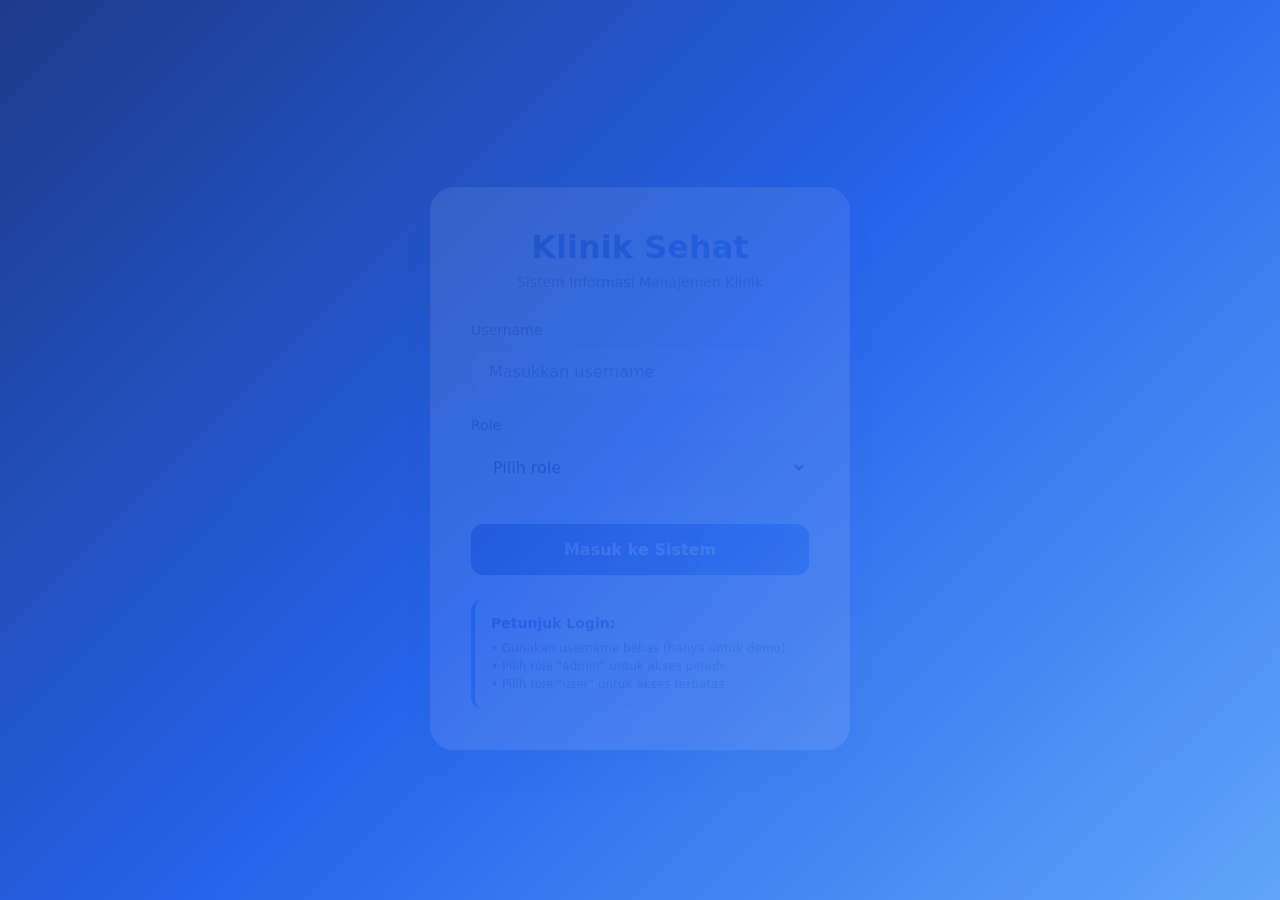
<file: klinik-sehat/frontend/index.html>
<!DOCTYPE html>
<html lang="id">
<head>
    <meta charset="UTF-8">
    <meta name="viewport" content="width=device-width, initial-scale=1.0">
    <title>Dashboard - Klinik Sehat</title>
    <link rel="stylesheet" href="https://cdnjs.cloudflare.com/ajax/libs/font-awesome/6.4.0/css/all.min.css">
    <link rel="stylesheet" href="css/style.css">
    <style>
        :root {
            --primary: #1e3a8a;
            --primary-light: #2563eb;
            --secondary: #60a5fa;
            --accent: #3b82f6;
            --light: #eff6ff;
            --dark: #1e293b;
            --success: #10b981;
            --warning: #f59e0b;
            --danger: #ef4444;
            --gray: #64748b;
            --gray-light: #f1f5f9;
            --shadow: 0 4px 20px rgba(0, 0, 0, 0.08);
            --radius: 16px;
        }

        body {
            background: var(--light);
            color: var(--dark);
            min-height: 100vh;
            display: flex;
            font-family: 'Segoe UI', system-ui, -apple-system, sans-serif;
        }

        /* Sidebar */
        .sidebar {
            width: 260px;
            background: white;
            box-shadow: var(--shadow);
            display: flex;
            flex-direction: column;
            position: fixed;
            height: 100vh;
            z-index: 100;
        }

        .logo {
            padding: 24px;
            text-align: center;
            border-bottom: 1px solid var(--gray-light);
        }

        .logo h1 {
            color: var(--primary);
            font-size: 24px;
            font-weight: 700;
            margin-bottom: 4px;
            background: linear-gradient(90deg, var(--primary), var(--primary-light));
            -webkit-background-clip: text;
            -webkit-text-fill-color: transparent;
        }

        .logo p {
            color: var(--gray);
            font-size: 12px;
        }

        .user-info {
            padding: 20px;
            display: flex;
            align-items: center;
            border-bottom: 1px solid var(--gray-light);
        }

        .user-avatar {
            width: 44px;
            height: 44px;
            background: linear-gradient(135deg, var(--primary), var(--secondary));
            border-radius: 50%;
            display: flex;
            align-items: center;
            justify-content: center;
            color: white;
            font-weight: 600;
            margin-right: 12px;
        }

        .user-details h4 {
            font-size: 16px;
            color: var(--dark);
            margin-bottom: 4px;
        }

        .user-details span {
            font-size: 12px;
            color: var(--gray);
            background: var(--gray-light);
            padding: 2px 8px;
            border-radius: 20px;
        }

        .nav-menu {
            flex: 1;
            padding: 20px 0;
        }

        .nav-item {
            display: flex;
            align-items: center;
            padding: 14px 24px;
            color: var(--gray);
            text-decoration: none;
            transition: all 0.3s ease;
            cursor: pointer;
            border: none;
            background: none;
            width: 100%;
            text-align: left;
        }

        .nav-item:hover {
            background: var(--gray-light);
            color: var(--primary);
            border-left: 4px solid var(--primary);
        }

        .nav-item.active {
            background: linear-gradient(90deg, rgba(37, 99, 235, 0.1), transparent);
            color: var(--primary);
            border-left: 4px solid var(--primary);
        }

        .nav-item i {
            width: 24px;
            margin-right: 12px;
            font-size: 18px;
        }

        .logout-btn {
            margin: 20px;
            padding: 14px;
            background: linear-gradient(90deg, var(--danger), #dc2626);
            color: white;
            border: none;
            border-radius: var(--radius);
            font-weight: 600;
            cursor: pointer;
            transition: all 0.3s ease;
            display: flex;
            align-items: center;
            justify-content: center;
        }

        .logout-btn:hover {
            transform: translateY(-2px);
            box-shadow: 0 8px 20px rgba(239, 68, 68, 0.3);
        }

        .logout-btn i {
            margin-right: 8px;
        }

        /* Main Content */
        .main-content {
            flex: 1;
            margin-left: 260px;
            padding: 0;
        }

        .topbar {
            background: white;
            padding: 20px 32px;
            box-shadow: var(--shadow);
            display: flex;
            justify-content: space-between;
            align-items: center;
            position: sticky;
            top: 0;
            z-index: 50;
        }

        .topbar h2 {
            color: var(--dark);
            font-size: 24px;
            font-weight: 600;
        }

        .stats-cards {
            padding: 32px;
            display: grid;
            grid-template-columns: repeat(auto-fit, minmax(240px, 1fr));
            gap: 24px;
        }

        .stat-card {
            background: white;
            padding: 24px;
            border-radius: var(--radius);
            box-shadow: var(--shadow);
            display: flex;
            align-items: center;
            transition: all 0.3s ease;
        }

        .stat-card:hover {
            transform: translateY(-4px);
            box-shadow: 0 12px 30px rgba(0, 0, 0, 0.12);
        }

        .stat-icon {
            width: 56px;
            height: 56px;
            border-radius: 14px;
            display: flex;
            align-items: center;
            justify-content: center;
            margin-right: 16px;
            font-size: 24px;
            color: white;
        }

        .icon-blue { background: linear-gradient(135deg, var(--primary), var(--secondary)); }
        .icon-green { background: linear-gradient(135deg, #10b981, #34d399); }
        .icon-orange { background: linear-gradient(135deg, #f59e0b, #fbbf24); }
        .icon-purple { background: linear-gradient(135deg, #8b5cf6, #a78bfa); }

        .stat-info h3 {
            font-size: 28px;
            color: var(--dark);
            margin-bottom: 4px;
        }

        .stat-info p {
            color: var(--gray);
            font-size: 14px;
        }

        /* Content Area */
        .content-area {
            padding: 0 32px 32px;
        }

        .page {
            display: none;
            animation: fadeIn 0.4s ease-out;
        }

        .page.active {
            display: block;
        }

        @keyframes fadeIn {
            from { opacity: 0; transform: translateY(10px); }
            to { opacity: 1; transform: translateY(0); }
        }

        .page-header {
            display: flex;
            justify-content: space-between;
            align-items: center;
            margin-bottom: 24px;
        }

        .page-header h3 {
            font-size: 24px;
            color: var(--dark);
        }

        .btn-primary {
            background: linear-gradient(90deg, var(--primary), var(--primary-light));
            color: white;
            border: none;
            padding: 12px 24px;
            border-radius: 12px;
            font-weight: 600;
            cursor: pointer;
            transition: all 0.3s ease;
            display: inline-flex;
            align-items: center;
        }

        .btn-primary:hover {
            transform: translateY(-2px);
            box-shadow: 0 8px 20px rgba(37, 99, 235, 0.3);
        }

        .btn-primary i {
            margin-right: 8px;
        }

        /* Forms */
        .form-card {
            background: white;
            border-radius: var(--radius);
            padding: 24px;
            box-shadow: var(--shadow);
            margin-bottom: 32px;
        }

        .form-grid {
            display: grid;
            grid-template-columns: repeat(auto-fit, minmax(250px, 1fr));
            gap: 20px;
        }

        .form-group {
            margin-bottom: 16px;
        }

        .form-group label {
            display: block;
            margin-bottom: 8px;
            color: var(--dark);
            font-weight: 500;
            font-size: 14px;
        }

        .form-control {
            width: 100%;
            padding: 12px 16px;
            border: 2px solid var(--gray-light);
            border-radius: 12px;
            font-size: 15px;
            transition: all 0.3s ease;
        }

        .form-control:focus {
            outline: none;
            border-color: var(--primary);
            box-shadow: 0 0 0 3px rgba(37, 99, 235, 0.1);
        }

        /* Tables */
        .table-container {
            background: white;
            border-radius: var(--radius);
            overflow: hidden;
            box-shadow: var(--shadow);
        }

        table {
            width: 100%;
            border-collapse: collapse;
        }

        thead {
            background: linear-gradient(90deg, var(--primary), var(--primary-light));
        }

        th {
            padding: 16px;
            text-align: left;
            color: white;
            font-weight: 600;
            font-size: 14px;
        }

        tbody tr {
            border-bottom: 1px solid var(--gray-light);
            transition: background 0.2s ease;
        }

        tbody tr:hover {
            background: var(--gray-light);
        }

        td {
            padding: 16px;
            color: var(--dark);
            font-size: 14px;
        }

        .action-buttons {
            display: flex;
            gap: 8px;
        }

        .btn-icon {
            width: 36px;
            height: 36px;
            border-radius: 10px;
            display: flex;
            align-items: center;
            justify-content: center;
            cursor: pointer;
            transition: all 0.2s ease;
            border: none;
            font-size: 16px;
        }

        .btn-edit {
            background: rgba(37, 99, 235, 0.1);
            color: var(--primary);
        }

        .btn-delete {
            background: rgba(239, 68, 68, 0.1);
            color: var(--danger);
        }

        .btn-view {
            background: rgba(16, 185, 129, 0.1);
            color: var(--success);
        }

        .btn-icon:hover {
            transform: translateY(-2px);
        }

        /* Alert */
        .alert {
            padding: 16px;
            border-radius: var(--radius);
            margin-bottom: 20px;
            display: flex;
            align-items: center;
            justify-content: space-between;
            display: none;
        }

        .alert-success {
            background: rgba(16, 185, 129, 0.1);
            border-left: 4px solid var(--success);
            color: var(--success);
        }

        .alert-error {
            background: rgba(239, 68, 68, 0.1);
            border-left: 4px solid var(--danger);
            color: var(--danger);
        }

        .close-alert {
            background: none;
            border: none;
            font-size: 20px;
            cursor: pointer;
        }

        /* Responsive */
        @media (max-width: 1024px) {
            .sidebar {
                width: 80px;
            }
            
            .logo h1, .logo p, .user-details, .nav-item span {
                display: none;
            }
            
            .user-info {
                justify-content: center;
                padding: 20px 0;
            }
            
            .nav-item {
                justify-content: center;
                padding: 16px;
            }
            
            .nav-item i {
                margin: 0;
            }
            
            .main-content {
                margin-left: 80px;
            }
        }

        @media (max-width: 768px) {
            .sidebar {
                display: none;
            }
            
            .main-content {
                margin-left: 0;
            }
            
            .stats-cards {
                grid-template-columns: 1fr;
            }
            
            .form-grid {
                grid-template-columns: 1fr;
            }
            
            .table-container {
                overflow-x: auto;
            }
            
            table {
                min-width: 600px;
            }
        }
    </style>
</head>
<body>
    <!-- Sidebar -->
    <aside class="sidebar">
        <div class="logo">
            <h1>Klinik Sehat</h1>
            <p>Sistem Informasi Manajemen</p>
        </div>

        <div class="user-info">
            <div class="user-avatar" id="userAvatar">A</div>
            <div class="user-details">
                <h4 id="userName">Admin</h4>
                <span id="userRole">admin</span>
            </div>
        </div>

        <nav class="nav-menu">
            <button class="nav-item active" onclick="showPage('dashboard')">
                <i class="fas fa-home"></i>
                <span>Dashboard</span>
            </button>
            <button class="nav-item" onclick="showPage('patients')">
                <i class="fas fa-user-injured"></i>
                <span>Pasien</span>
            </button>
            <button class="nav-item" onclick="showPage('doctors')">
                <i class="fas fa-user-md"></i>
                <span>Dokter</span>
            </button>
            <button class="nav-item" onclick="showPage('appointments')">
                <i class="fas fa-calendar-check"></i>
                <span>Janji Temu</span>
            </button>
            <button class="nav-item" onclick="showPage('medicines')">
                <i class="fas fa-pills"></i>
                <span>Obat</span>
            </button>
            <button class="nav-item" onclick="showPage('users')">
                <i class="fas fa-users"></i>
                <span>Users</span>
            </button>
        </nav>

        <button class="logout-btn" onclick="logout()">
            <i class="fas fa-sign-out-alt"></i>
            <span>Keluar</span>
        </button>
    </aside>

    <!-- Main Content -->
    <main class="main-content">
        <!-- Topbar -->
        <div class="topbar">
            <h2 id="pageTitle">Dashboard</h2>
            <div>
                <span id="currentDate"></span>
            </div>
        </div>

        <!-- Alert Container -->
        <div id="alertContainer" style="padding: 0 32px; margin-top: 20px;"></div>

        <!-- Dashboard Stats -->
        <div class="stats-cards" id="dashboardStats" style="display: block;">
            <div class="stat-card">
                <div class="stat-icon icon-blue">
                    <i class="fas fa-user-injured"></i>
                </div>
                <div class="stat-info">
                    <h3 id="totalPatients">0</h3>
                    <p>Total Pasien</p>
                </div>
            </div>
            <div class="stat-card">
                <div class="stat-icon icon-green">
                    <i class="fas fa-user-md"></i>
                </div>
                <div class="stat-info">
                    <h3 id="totalDoctors">0</h3>
                    <p>Total Dokter</p>
                </div>
            </div>
            <div class="stat-card">
                <div class="stat-icon icon-orange">
                    <i class="fas fa-calendar-check"></i>
                </div>
                <div class="stat-info">
                    <h3 id="totalAppointments">0</h3>
                    <p>Janji Temu</p>
                </div>
            </div>
            <div class="stat-card">
                <div class="stat-icon icon-purple">
                    <i class="fas fa-pills"></i>
                </div>
                <div class="stat-info">
                    <h3 id="totalMedicines">0</h3>
                    <p>Jenis Obat</p>
                </div>
            </div>
        </div>

        <!-- Pages -->
        <div class="content-area">
            <!-- Pasien Page -->
            <div id="patients" class="page">
                <div class="page-header">
                    <h3>Manajemen Pasien</h3>
                    <button class="btn-primary" onclick="resetPatientForm()">
                        <i class="fas fa-plus"></i>Tambah Pasien Baru
                    </button>
                </div>
                
                <div class="form-card">
                    <div class="form-grid" id="patientForm">
                        <div class="form-group">
                            <label>Nama Lengkap *</label>
                            <input type="text" id="p_nama" class="form-control" placeholder="Nama pasien" required>
                        </div>
                        <div class="form-group">
                            <label>NIK</label>
                            <input type="text" id="p_nik" class="form-control" placeholder="Nomor Induk Kependudukan">
                        </div>
                        <div class="form-group">
                            <label>Tanggal Lahir</label>
                            <input type="date" id="p_tgl" class="form-control">
                        </div>
                        <div class="form-group">
                            <label>Jenis Kelamin</label>
                            <select id="p_jk" class="form-control">
                                <option value="">Pilih jenis kelamin</option>
                                <option value="L">Laki-laki</option>
                                <option value="P">Perempuan</option>
                            </select>
                        </div>
                        <div class="form-group">
                            <label>Alamat</label>
                            <textarea id="p_alamat" class="form-control" placeholder="Alamat lengkap" rows="2"></textarea>
                        </div>
                        <div class="form-group">
                            <label>No Telepon</label>
                            <input type="tel" id="p_telp" class="form-control" placeholder="08xxxxxxxxxx">
                        </div>
                        <div class="form-group">
                            <label>Email</label>
                            <input type="email" id="p_email" class="form-control" placeholder="email@contoh.com">
                        </div>
                        <div class="form-group">
                            <label>Golongan Darah</label>
                            <select id="p_gol" class="form-control">
                                <option value="">Pilih golongan darah</option>
                                <option value="A">A</option>
                                <option value="B">B</option>
                                <option value="AB">AB</option>
                                <option value="O">O</option>
                            </select>
                        </div>
                        <div class="form-group" style="grid-column: 1 / -1; display: flex; gap: 10px;">
                            <button class="btn-primary" id="savePatientBtn" onclick="savePatient()" style="width: 200px;">
                                <i class="fas fa-save"></i>Simpan Pasien
                            </button>
                            <button type="button" class="btn-secondary" onclick="resetPatientForm()" style="padding: 12px 24px; background: #e2e8f0; color: #475569; border: none; border-radius: 12px; cursor: pointer; font-weight: 500;">
                                Reset Form
                            </button>
                        </div>
                    </div>
                </div>

                <div class="table-container">
                    <table>
                        <thead>
                            <tr>
                                <th>Nama</th>
                                <th>NIK</th>
                                <th>Tanggal Lahir</th>
                                <th>Jenis Kelamin</th>
                                <th>No Telepon</th>
                                <th>Aksi</th>
                            </tr>
                        </thead>
                        <tbody id="patientsData">
                            <!-- Data akan diisi oleh JavaScript -->
                        </tbody>
                    </table>
                </div>
            </div>

            <!-- Dokter Page -->
            <div id="doctors" class="page">
                <div class="page-header">
                    <h3>Manajemen Dokter</h3>
                    <button class="btn-primary" onclick="resetDoctorForm()">
                        <i class="fas fa-plus"></i>Tambah Dokter Baru
                    </button>
                </div>
                
                <div class="form-card">
                    <div class="form-grid" id="doctorForm">
                        <div class="form-group">
                            <label>Nama Lengkap *</label>
                            <input type="text" id="d_nama" class="form-control" placeholder="Nama dokter" required>
                        </div>
                        <div class="form-group">
                            <label>Spesialisasi</label>
                            <input type="text" id="d_spec" class="form-control" placeholder="Spesialisasi dokter">
                        </div>
                        <div class="form-group">
                            <label>No. STR</label>
                            <input type="text" id="d_str" class="form-control" placeholder="Nomor STR">
                        </div>
                        <div class="form-group">
                            <label>No Telepon</label>
                            <input type="tel" id="d_telp" class="form-control" placeholder="08xxxxxxxxxx">
                        </div>
                        <div class="form-group">
                            <label>Email</label>
                            <input type="email" id="d_email" class="form-control" placeholder="email@contoh.com">
                        </div>
                        <div class="form-group">
                            <label>Biaya Konsultasi</label>
                            <input type="number" id="d_fee" class="form-control" placeholder="50000">
                        </div>
                        <div class="form-group" style="grid-column: 1 / -1; display: flex; gap: 10px;">
                            <button class="btn-primary" id="saveDoctorBtn" onclick="saveDoctor()" style="width: 200px;">
                                <i class="fas fa-save"></i>Simpan Dokter
                            </button>
                            <button type="button" class="btn-secondary" onclick="resetDoctorForm()" style="padding: 12px 24px; background: #e2e8f0; color: #475569; border: none; border-radius: 12px; cursor: pointer; font-weight: 500;">
                                Reset Form
                            </button>
                        </div>
                    </div>
                </div>

                <div class="table-container">
                    <table>
                        <thead>
                            <tr>
                                <th>Nama</th>
                                <th>Spesialisasi</th>
                                <th>No. Telepon</th>
                                <th>Email</th>
                                <th>Biaya</th>
                                <th>Aksi</th>
                            </tr>
                        </thead>
                        <tbody id="doctorsData">
                            <!-- Data akan diisi oleh JavaScript -->
                        </tbody>
                    </table>
                </div>
            </div>

            <!-- Janji Temu Page -->
            <div id="appointments" class="page">
                <div class="page-header">
                    <h3>Manajemen Janji Temu</h3>
                    <button class="btn-primary" onclick="resetAppointmentForm()">
                        <i class="fas fa-plus"></i>Buat Janji Baru
                    </button>
                </div>
                
                <div class="form-card">
                    <div class="form-grid" id="appointmentForm">
                        <div class="form-group">
                            <label>Pasien *</label>
                            <select id="a_patient" class="form-control" required>
                                <option value="">Pilih pasien</option>
                            </select>
                        </div>
                        <div class="form-group">
                            <label>Dokter *</label>
                            <select id="a_doctor" class="form-control" required>
                                <option value="">Pilih dokter</option>
                            </select>
                        </div>
                        <div class="form-group">
                            <label>Tanggal Janji *</label>
                            <input type="date" id="a_date" class="form-control" required>
                        </div>
                        <div class="form-group">
                            <label>Waktu Mulai</label>
                            <input type="time" id="a_waktu_mulai" class="form-control">
                        </div>
                        <div class="form-group">
                            <label>Waktu Selesai</label>
                            <input type="time" id="a_waktu_selesai" class="form-control">
                        </div>
                        <div class="form-group">
                            <label>Keluhan</label>
                            <textarea id="a_keluhan" class="form-control" placeholder="Keluhan pasien" rows="3"></textarea>
                        </div>
                        <div class="form-group">
                            <label>Status</label>
                            <select id="a_status" class="form-control">
                                <option value="pending">Pending</option>
                                <option value="confirmed">Confirmed</option>
                                <option value="completed">Completed</option>
                                <option value="cancelled">Cancelled</option>
                            </select>
                        </div>
                        <div class="form-group" style="grid-column: 1 / -1;">
                            <button class="btn-primary" onclick="saveAppointment()" style="width: 200px;">
                                <i class="fas fa-save"></i>Buat Janji Temu
                            </button>
                        </div>
                    </div>
                </div>

                <div class="table-container">
                    <table>
                        <thead>
                            <tr>
                                <th>Pasien</th>
                                <th>Dokter</th>
                                <th>Tanggal</th>
                                <th>Waktu</th>
                                <th>Keluhan</th>
                                <th>Status</th>
                                <th>Aksi</th>
                            </tr>
                        </thead>
                        <tbody id="appointmentsData">
                            <!-- Data akan diisi oleh JavaScript -->
                        </tbody>
                    </table>
                </div>
            </div>

            <!-- Obat Page -->
            <div id="medicines" class="page">
                <div class="page-header">
                    <h3>Manajemen Obat</h3>
                    <button class="btn-primary" onclick="resetMedicineForm()">
                        <i class="fas fa-plus"></i>Tambah Obat Baru
                    </button>
                </div>
                
                <div class="form-card">
                    <div class="form-grid" id="medicineForm">
                        <div class="form-group">
                            <label>Nama Obat *</label>
                            <input type="text" id="m_name" class="form-control" placeholder="Nama obat" required>
                        </div>
                        <div class="form-group">
                            <label>Stok *</label>
                            <input type="number" id="m_stock" class="form-control" placeholder="Jumlah stok" required min="0">
                        </div>
                        <div class="form-group" style="grid-column: 1 / -1;">
                            <button class="btn-primary" onclick="saveMedicine()" style="width: 200px;">
                                <i class="fas fa-save"></i>Simpan Obat
                            </button>
                        </div>
                    </div>
                </div>

                <div class="table-container">
                    <table>
                        <thead>
                            <tr>
                                <th>Nama Obat</th>
                                <th>Stok</th>
                                <th>Aksi</th>
                            </tr>
                        </thead>
                        <tbody id="medicinesData">
                            <!-- Data akan diisi oleh JavaScript -->
                        </tbody>
                    </table>
                </div>
            </div>

            <!-- Users Page -->
            <div id="users" class="page">
                <div class="page-header">
                    <h3>Manajemen Users</h3>
                    <button class="btn-primary" onclick="resetUserForm()">
                        <i class="fas fa-plus"></i>Tambah User Baru
                    </button>
                </div>
                
                <div class="form-card">
                    <div class="form-grid" id="userForm">
                        <div class="form-group">
                            <label>Username *</label>
                            <input type="text" id="u_name" class="form-control" placeholder="Username" required>
                        </div>
                        <div class="form-group">
                            <label>Role *</label>
                            <select id="u_role" class="form-control" required>
                                <option value="">Pilih role</option>
                                <option value="admin">Admin</option>
                                <option value="user">User</option>
                            </select>
                        </div>
                        <div class="form-group" style="grid-column: 1 / -1;">
                            <button class="btn-primary" onclick="saveUser()" style="width: 200px;">
                                <i class="fas fa-save"></i>Tambah User
                            </button>
                        </div>
                    </div>
                </div>

                <div class="table-container">
                    <table>
                        <thead>
                            <tr>
                                <th>Username</th>
                                <th>Role</th>
                                <th>Aksi</th>
                            </tr>
                        </thead>
                        <tbody id="usersData">
                            <!-- Data akan diisi oleh JavaScript -->
                        </tbody>
                    </table>
                </div>
            </div>
        </div>
    </main>

    <!-- JavaScript -->
    <script src="js/app.js"></script>
</body>
</html>
</file>
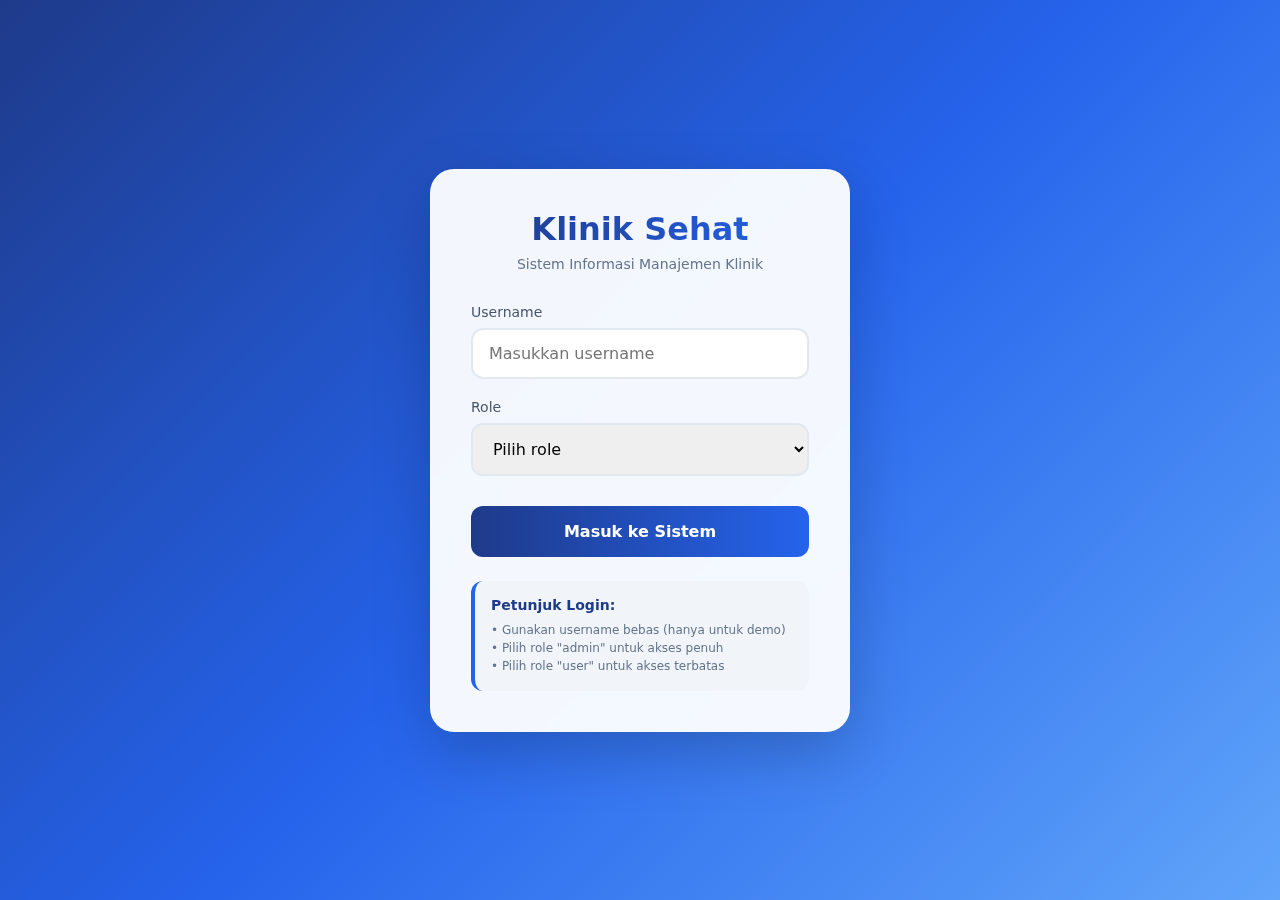
<file: klinik-sehat/frontend/login.html>
<!DOCTYPE html>
<html lang="id">
<head>
    <meta charset="UTF-8">
    <meta name="viewport" content="width=device-width, initial-scale=1.0">
    <title>Login - Klinik Sehat</title>
    <style>
        * {
            margin: 0;
            padding: 0;
            box-sizing: border-box;
            font-family: 'Segoe UI', system-ui, -apple-system, sans-serif;
        }

        body {
            background: linear-gradient(135deg, #1e3a8a 0%, #2563eb 50%, #60a5fa 100%);
            min-height: 100vh;
            display: flex;
            justify-content: center;
            align-items: center;
            padding: 20px;
        }

        .login-container {
            width: 100%;
            max-width: 420px;
        }

        .login-card {
            background: rgba(255, 255, 255, 0.95);
            backdrop-filter: blur(10px);
            border-radius: 24px;
            padding: 40px;
            box-shadow: 0 20px 60px rgba(0, 0, 0, 0.2);
            border: 1px solid rgba(255, 255, 255, 0.2);
            animation: fadeIn 0.6s ease-out;
        }

        @keyframes fadeIn {
            from { opacity: 0; transform: translateY(20px); }
            to { opacity: 1; transform: translateY(0); }
        }

        .logo {
            text-align: center;
            margin-bottom: 32px;
        }

        .logo h1 {
            color: #1e3a8a;
            font-size: 32px;
            font-weight: 700;
            margin-bottom: 8px;
            background: linear-gradient(90deg, #1e3a8a, #2563eb);
            -webkit-background-clip: text;
            -webkit-text-fill-color: transparent;
        }

        .logo p {
            color: #64748b;
            font-size: 14px;
        }

        .input-group {
            margin-bottom: 20px;
        }

        .input-group label {
            display: block;
            color: #475569;
            margin-bottom: 8px;
            font-size: 14px;
            font-weight: 500;
        }

        .input-group input {
            width: 100%;
            padding: 14px 16px;
            border: 2px solid #e2e8f0;
            border-radius: 12px;
            font-size: 16px;
            transition: all 0.3s ease;
            background: white;
        }

        .input-group input:focus {
            outline: none;
            border-color: #2563eb;
            box-shadow: 0 0 0 3px rgba(37, 99, 235, 0.1);
        }

        .login-btn {
            width: 100%;
            padding: 16px;
            background: linear-gradient(90deg, #1e3a8a, #2563eb);
            color: white;
            border: none;
            border-radius: 12px;
            font-size: 16px;
            font-weight: 600;
            cursor: pointer;
            transition: all 0.3s ease;
            margin-top: 10px;
        }

        .login-btn:hover {
            transform: translateY(-2px);
            box-shadow: 0 10px 25px rgba(37, 99, 235, 0.3);
        }

        .login-btn:active {
            transform: translateY(0);
        }

        .error-message {
            background: #fee2e2;
            color: #dc2626;
            padding: 12px;
            border-radius: 8px;
            margin-top: 20px;
            font-size: 14px;
            text-align: center;
            display: none;
        }

        .demo-credentials {
            margin-top: 24px;
            padding: 16px;
            background: #f1f5f9;
            border-radius: 12px;
            border-left: 4px solid #2563eb;
        }

        .demo-credentials h4 {
            color: #1e3a8a;
            margin-bottom: 8px;
            font-size: 14px;
        }

        .demo-credentials p {
            color: #64748b;
            font-size: 12px;
            line-height: 1.5;
        }

        @media (max-width: 480px) {
            .login-card {
                padding: 30px 24px;
            }
            
            .logo h1 {
                font-size: 28px;
            }
        }
    </style>
</head>
<body>
    <div class="login-container">
        <div class="login-card">
            <div class="logo">
                <h1>Klinik Sehat</h1>
                <p>Sistem Informasi Manajemen Klinik</p>
            </div>

            <form id="loginForm">
                <div class="input-group">
                    <label for="username">Username</label>
                    <input type="text" id="username" placeholder="Masukkan username" required>
                </div>

                <div class="input-group">
                    <label for="role">Role</label>
                    <select id="role" required style="width: 100%; padding: 14px 16px; border: 2px solid #e2e8f0; border-radius: 12px; font-size: 16px;">
                        <option value="">Pilih role</option>
                        <option value="admin">Admin</option>
                        <option value="user">User</option>
                    </select>
                </div>

                <button type="submit" class="login-btn">Masuk ke Sistem</button>
            </form>

            <div id="loginError" class="error-message"></div>

            <div class="demo-credentials">
                <h4>Petunjuk Login:</h4>
                <p>• Gunakan username bebas (hanya untuk demo)<br>
                   • Pilih role "admin" untuk akses penuh<br>
                   • Pilih role "user" untuk akses terbatas</p>
            </div>
        </div>
    </div>

    <script>
        document.getElementById('loginForm').addEventListener('submit', function(e) {
            e.preventDefault();
            
            const username = document.getElementById('username').value;
            const role = document.getElementById('role').value;
            
            if (!username || !role) {
                showError('Harap isi semua field');
                return;
            }
            
            // Simpan user info ke localStorage
            const user = {
                username: username,
                role: role,
                timestamp: new Date().toISOString()
            };
            
            localStorage.setItem('user', JSON.stringify(user));
            localStorage.setItem('isLoggedIn', 'true');
            
            // Redirect ke dashboard
            window.location.href = 'index.html';
        });
        
        function showError(message) {
            const errorEl = document.getElementById('loginError');
            errorEl.textContent = message;
            errorEl.style.display = 'block';
            
            setTimeout(() => {
                errorEl.style.display = 'none';
            }, 5000);
        }
        
        // Cek jika sudah login
        if (localStorage.getItem('isLoggedIn')) {
            window.location.href = 'index.html';
        }
    </script>
</body>
</html>
</file>
<file: klinik-sehat/frontend/css/style.css>
/* CSS Tambahan untuk styling khusus */

/* Loading Spinner */
.spinner {
    border: 4px solid rgba(0, 0, 0, 0.1);
    width: 36px;
    height: 36px;
    border-radius: 50%;
    border-left-color: #2563eb;
    animation: spin 1s linear infinite;
    margin: 20px auto;
}

@keyframes spin {
    0% { transform: rotate(0deg); }
    100% { transform: rotate(360deg); }
}

/* Badge */
.badge {
    display: inline-block;
    padding: 4px 12px;
    border-radius: 20px;
    font-size: 12px;
    font-weight: 600;
}

.badge-success {
    background: rgba(16, 185, 129, 0.1);
    color: #10b981;
}

.badge-warning {
    background: rgba(245, 158, 11, 0.1);
    color: #f59e0b;
}

.badge-danger {
    background: rgba(239, 68, 68, 0.1);
    color: #ef4444;
}

.badge-info {
    background: rgba(37, 99, 235, 0.1);
    color: #2563eb;
}

/* Tooltip */
.tooltip {
    position: relative;
    display: inline-block;
}

.tooltip .tooltiptext {
    visibility: hidden;
    width: 120px;
    background-color: #1e293b;
    color: white;
    text-align: center;
    border-radius: 6px;
    padding: 5px;
    position: absolute;
    z-index: 1;
    bottom: 125%;
    left: 50%;
    margin-left: -60px;
    opacity: 0;
    transition: opacity 0.3s;
    font-size: 12px;
}

.tooltip:hover .tooltiptext {
    visibility: visible;
    opacity: 1;
}

/* Empty State */
.empty-state {
    text-align: center;
    padding: 60px 20px;
    color: #64748b;
}

.empty-state i {
    font-size: 48px;
    margin-bottom: 16px;
    color: #cbd5e1;
}

.empty-state h4 {
    margin-bottom: 8px;
    color: #475569;
}

.empty-state p {
    font-size: 14px;
}

/* Animation for table rows */
@keyframes fadeInRow {
    from { opacity: 0; transform: translateY(10px); }
    to { opacity: 1; transform: translateY(0); }
}

tbody tr {
    animation: fadeInRow 0.3s ease-out;
}

/* Responsive table */
@media (max-width: 768px) {
    .table-container {
        overflow-x: auto;
    }
    
    table {
        min-width: 600px;
    }
}

/* Print styles */
@media print {
    .sidebar, .topbar, .btn-primary, .action-buttons {
        display: none !important;
    }
    
    .main-content {
        margin-left: 0 !important;
    }
}
</file>
